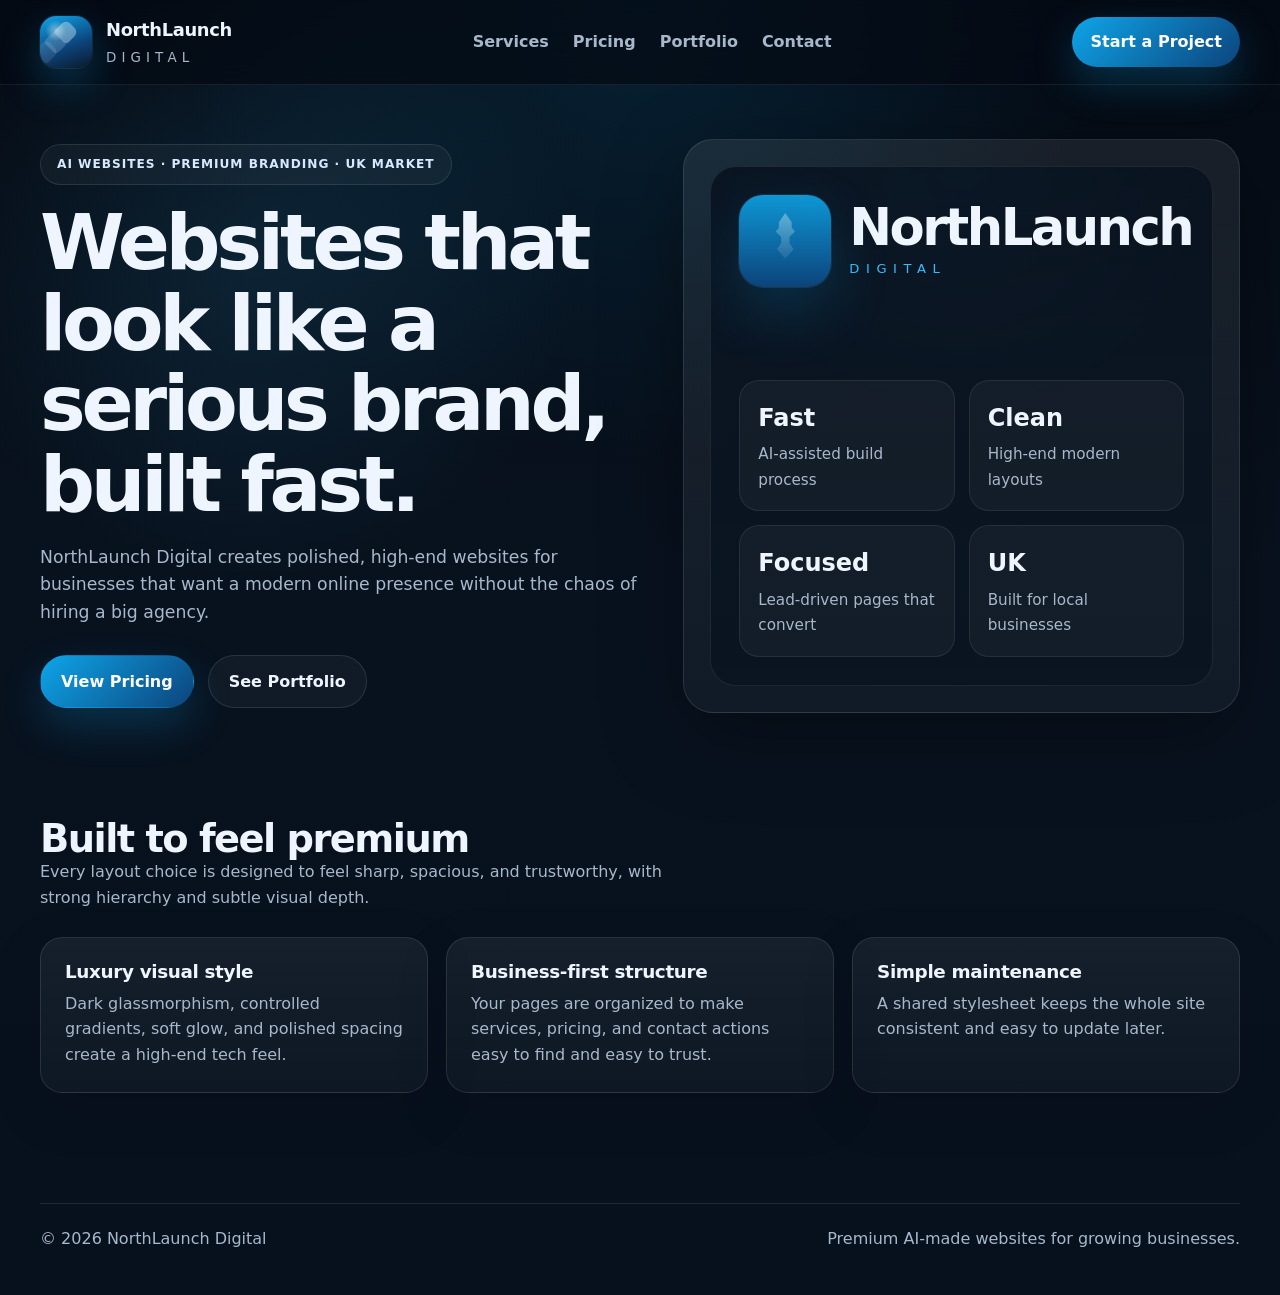
<file: index.html>
<!doctype html>
<html lang="en">
<head>
  <meta charset="utf-8" />
  <meta name="viewport" content="width=device-width, initial-scale=1" />
  <title>NorthLaunch Digital | High-End AI Website Sales</title>
  <meta name="description" content="NorthLaunch Digital creates premium AI-made websites for modern businesses across the UK." />
  <link rel="stylesheet" href="style.css" />
</head>
<body>
  <a class="skip-link" href="#main">Skip to content</a>

  <header class="site-header">
    <div class="container nav">
      <a class="brand" href="index.html" aria-label="NorthLaunch Digital home">
        <span class="brand-mark" aria-hidden="true"></span>
        <span class="brand-text">
          <strong>NorthLaunch</strong>
          <span>Digital</span>
        </span>
      </a>

      <nav class="nav-links" aria-label="Primary navigation">
        <a href="services.html">Services</a>
        <a href="pricing.html">Pricing</a>
        <a href="portfolio.html">Portfolio</a>
        <a href="contact.html">Contact</a>
      </nav>

      <a class="nav-cta" href="contact.html">Start a Project</a>
    </div>
  </header>

  <main id="main">
    <section class="hero">
      <div class="container hero-grid">
        <div>
          <span class="eyebrow">AI websites · premium branding · UK market</span>
          <h1>Websites that look like a serious brand, built fast.</h1>
          <p class="lead">NorthLaunch Digital creates polished, high-end websites for businesses that want a modern online presence without the chaos of hiring a big agency.</p>
          <div class="actions">
            <a class="btn btn-primary" href="pricing.html">View Pricing</a>
            <a class="btn btn-secondary" href="portfolio.html">See Portfolio</a>
          </div>
        </div>

        <aside class="panel hero-card reveal">
          <div class="hero-card-inner">
            <div class="logo-block">
              <div class="logo-graphic" aria-hidden="true"></div>
              <div class="brand-lockup">
                <strong>NorthLaunch</strong>
                <span>Digital</span>
              </div>
            </div>

            <div class="mini-grid">
              <div class="stat">
                <strong>Fast</strong>
                <span>AI-assisted build process</span>
              </div>
              <div class="stat">
                <strong>Clean</strong>
                <span>High-end modern layouts</span>
              </div>
              <div class="stat">
                <strong>Focused</strong>
                <span>Lead-driven pages that convert</span>
              </div>
              <div class="stat">
                <strong>UK</strong>
                <span>Built for local businesses</span>
              </div>
            </div>
          </div>
        </aside>
      </div>
    </section>

    <section class="section">
      <div class="container">
        <div class="section-head">
          <div>
            <h2>Built to feel premium</h2>
            <p>Every layout choice is designed to feel sharp, spacious, and trustworthy, with strong hierarchy and subtle visual depth.</p>
          </div>
        </div>

        <div class="grid-3">
          <article class="card">
            <h3>Luxury visual style</h3>
            <p>Dark glassmorphism, controlled gradients, soft glow, and polished spacing create a high-end tech feel.</p>
          </article>
          <article class="card">
            <h3>Business-first structure</h3>
            <p>Your pages are organized to make services, pricing, and contact actions easy to find and easy to trust.</p>
          </article>
          <article class="card">
            <h3>Simple maintenance</h3>
            <p>A shared stylesheet keeps the whole site consistent and easy to update later.</p>
          </article>
        </div>
      </div>
    </section>
  </main>

  <footer class="footer">
    <div class="container footer-inner">
      <div>© 2026 NorthLaunch Digital</div>
      <div>Premium AI-made websites for growing businesses.</div>
    </div>
  </footer>
</body>
</html>
</file>
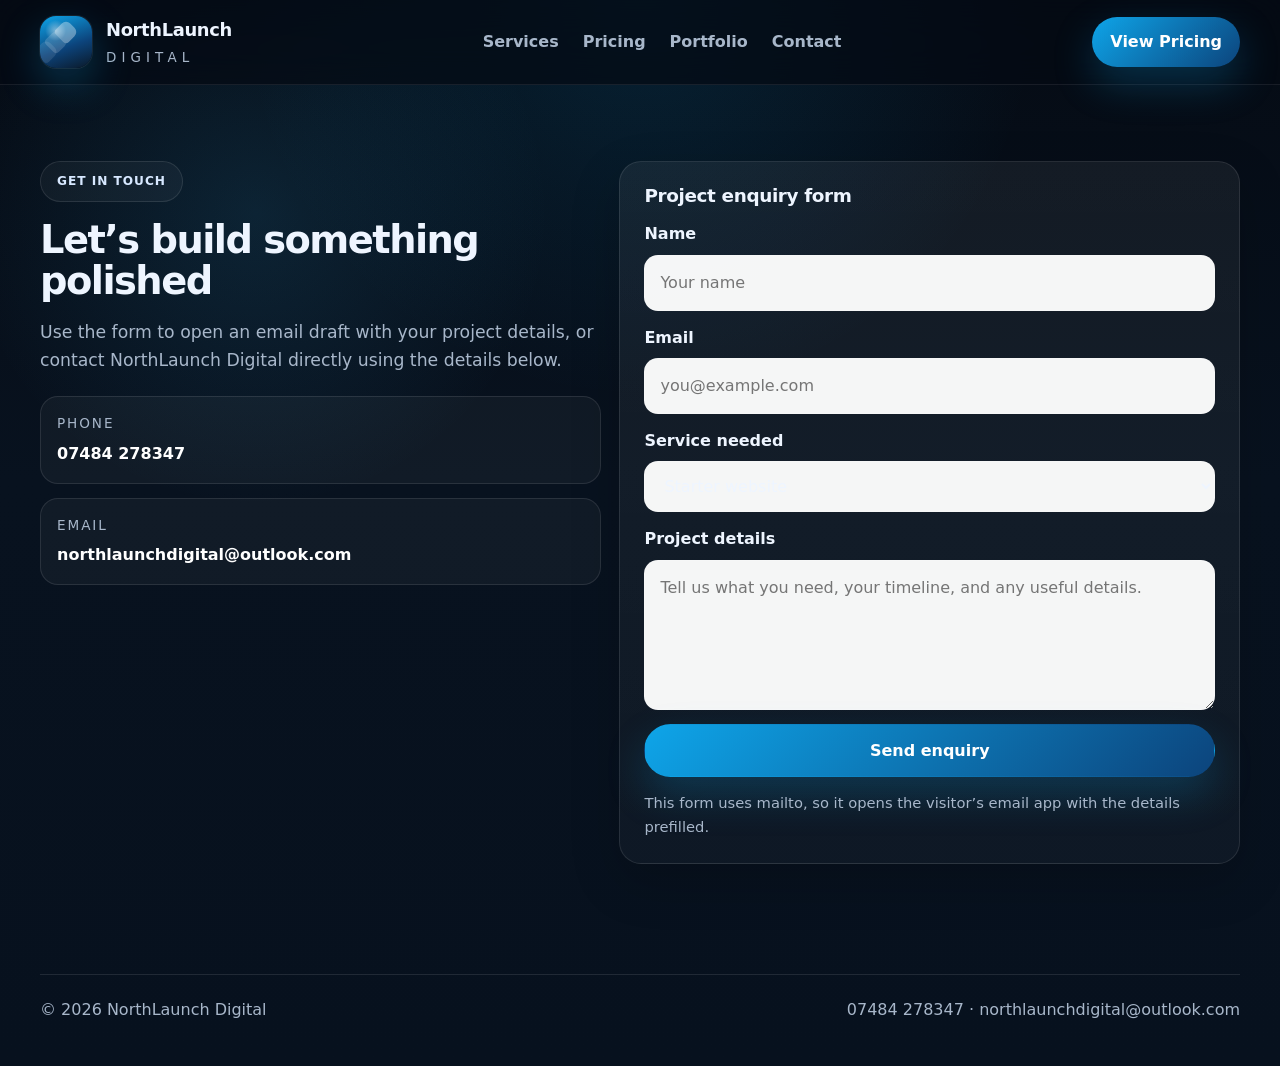
<file: contact.html>
<!doctype html>
<html lang="en">
<head>
  <meta charset="utf-8" />
  <meta name="viewport" content="width=device-width, initial-scale=1" />
  <title>Contact | NorthLaunch Digital</title>
  <meta name="description" content="Contact NorthLaunch Digital by email or phone, or send a project request with the mailto contact form." />
  <link rel="stylesheet" href="style.css" />
</head>
<body>
  <a class="skip-link" href="#main">Skip to content</a>

  <header class="site-header">
    <div class="container nav">
      <a class="brand" href="index.html" aria-label="NorthLaunch Digital home">
        <span class="brand-mark" aria-hidden="true"></span>
        <span class="brand-text"><strong>NorthLaunch</strong><span>Digital</span></span>
      </a>

      <nav class="nav-links" aria-label="Primary navigation">
        <a href="services.html">Services</a>
        <a href="pricing.html">Pricing</a>
        <a href="portfolio.html">Portfolio</a>
        <a href="contact.html">Contact</a>
      </nav>

      <a class="nav-cta" href="pricing.html">View Pricing</a>
    </div>
  </header>

  <main id="main">
    <section class="section">
      <div class="container contact-layout">
        <div>
          <span class="eyebrow">Get in touch</span>
          <h2 style="margin-top:18px;">Let’s build something polished</h2>
          <p class="lead">Use the form to open an email draft with your project details, or contact NorthLaunch Digital directly using the details below.</p>

          <div class="contact-list">
            <div class="contact-item">
              <span>Phone</span>
              <a href="tel:07484278347">07484 278347</a>
            </div>
            <div class="contact-item">
              <span>Email</span>
              <a href="mailto:northlaunchdigital@outlook.com">northlaunchdigital@outlook.com</a>
            </div>
          </div>
        </div>

        <div class="panel card">
          <h3 style="margin-bottom:16px;">Project enquiry form</h3>
          <form class="form" action="mailto:northlaunchdigital@outlook.com" method="post" enctype="text/plain">
            <div class="field">
              <label for="name">Name</label>
              <input id="name" name="name" type="text" placeholder="Your name" required />
            </div>

            <div class="field">
              <label for="email">Email</label>
              <input id="email" name="email" type="email" placeholder="you@example.com" required />
            </div>

            <div class="field">
              <label for="service">Service needed</label>
              <select id="service" name="service">
                <option>Starter website</option>
                <option>Standard website</option>
                <option>Maintenance</option>
                <option>Portfolio build</option>
                <option>Other</option>
              </select>
            </div>

            <div class="field">
              <label for="message">Project details</label>
              <textarea id="message" name="message" placeholder="Tell us what you need, your timeline, and any useful details." required></textarea>
            </div>

            <button class="btn btn-primary" type="submit">Send enquiry</button>
            <p class="note">This form uses mailto, so it opens the visitor’s email app with the details prefilled.</p>
          </form>
        </div>
      </div>
    </section>
  </main>

  <footer class="footer">
    <div class="container footer-inner">
      <div>© 2026 NorthLaunch Digital</div>
      <div>07484 278347 · northlaunchdigital@outlook.com</div>
    </div>
  </footer>
</body>
</html>
</file>
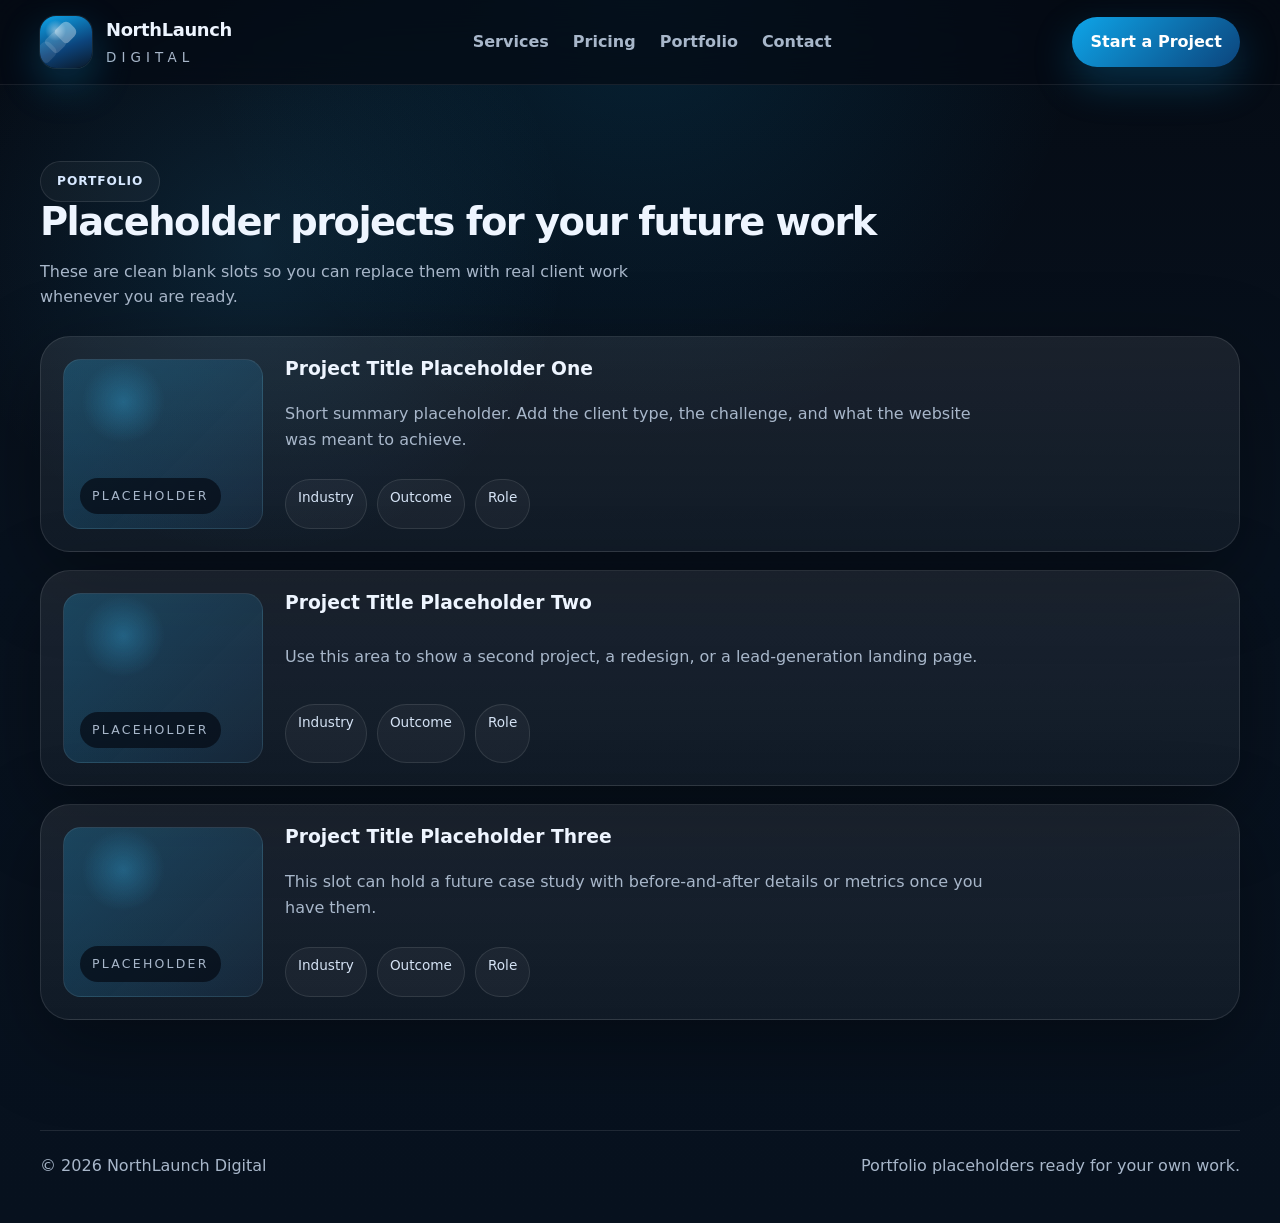
<file: portfolio.html>
<!doctype html>
<html lang="en">
<head>
  <meta charset="utf-8" />
  <meta name="viewport" content="width=device-width, initial-scale=1" />
  <title>Portfolio | NorthLaunch Digital</title>
  <meta name="description" content="Blank portfolio placeholders for NorthLaunch Digital website projects." />
  <link rel="stylesheet" href="style.css" />
</head>
<body>
  <a class="skip-link" href="#main">Skip to content</a>

  <header class="site-header">
    <div class="container nav">
      <a class="brand" href="index.html" aria-label="NorthLaunch Digital home">
        <span class="brand-mark" aria-hidden="true"></span>
        <span class="brand-text"><strong>NorthLaunch</strong><span>Digital</span></span>
      </a>

      <nav class="nav-links" aria-label="Primary navigation">
        <a href="services.html">Services</a>
        <a href="pricing.html">Pricing</a>
        <a href="portfolio.html">Portfolio</a>
        <a href="contact.html">Contact</a>
      </nav>

      <a class="nav-cta" href="contact.html">Start a Project</a>
    </div>
  </header>

  <main id="main">
    <section class="section">
      <div class="container">
        <div class="section-head">
          <div>
            <span class="eyebrow">Portfolio</span>
            <h2>Placeholder projects for your future work</h2>
          </div>
          <p>These are clean blank slots so you can replace them with real client work whenever you are ready.</p>
        </div>

        <div class="portfolio-list">
          <article class="panel project">
            <div class="project-visual"></div>
            <div class="project-meta">
              <h3>Project Title Placeholder One</h3>
              <p>Short summary placeholder. Add the client type, the challenge, and what the website was meant to achieve.</p>
              <div class="chips">
                <span class="chip">Industry</span>
                <span class="chip">Outcome</span>
                <span class="chip">Role</span>
              </div>
            </div>
          </article>

          <article class="panel project">
            <div class="project-visual"></div>
            <div class="project-meta">
              <h3>Project Title Placeholder Two</h3>
              <p>Use this area to show a second project, a redesign, or a lead-generation landing page.</p>
              <div class="chips">
                <span class="chip">Industry</span>
                <span class="chip">Outcome</span>
                <span class="chip">Role</span>
              </div>
            </div>
          </article>

          <article class="panel project">
            <div class="project-visual"></div>
            <div class="project-meta">
              <h3>Project Title Placeholder Three</h3>
              <p>This slot can hold a future case study with before-and-after details or metrics once you have them.</p>
              <div class="chips">
                <span class="chip">Industry</span>
                <span class="chip">Outcome</span>
                <span class="chip">Role</span>
              </div>
            </div>
          </article>
        </div>
      </div>
    </section>
  </main>

  <footer class="footer">
    <div class="container footer-inner">
      <div>© 2026 NorthLaunch Digital</div>
      <div>Portfolio placeholders ready for your own work.</div>
    </div>
  </footer>
</body>
</html>
</file>
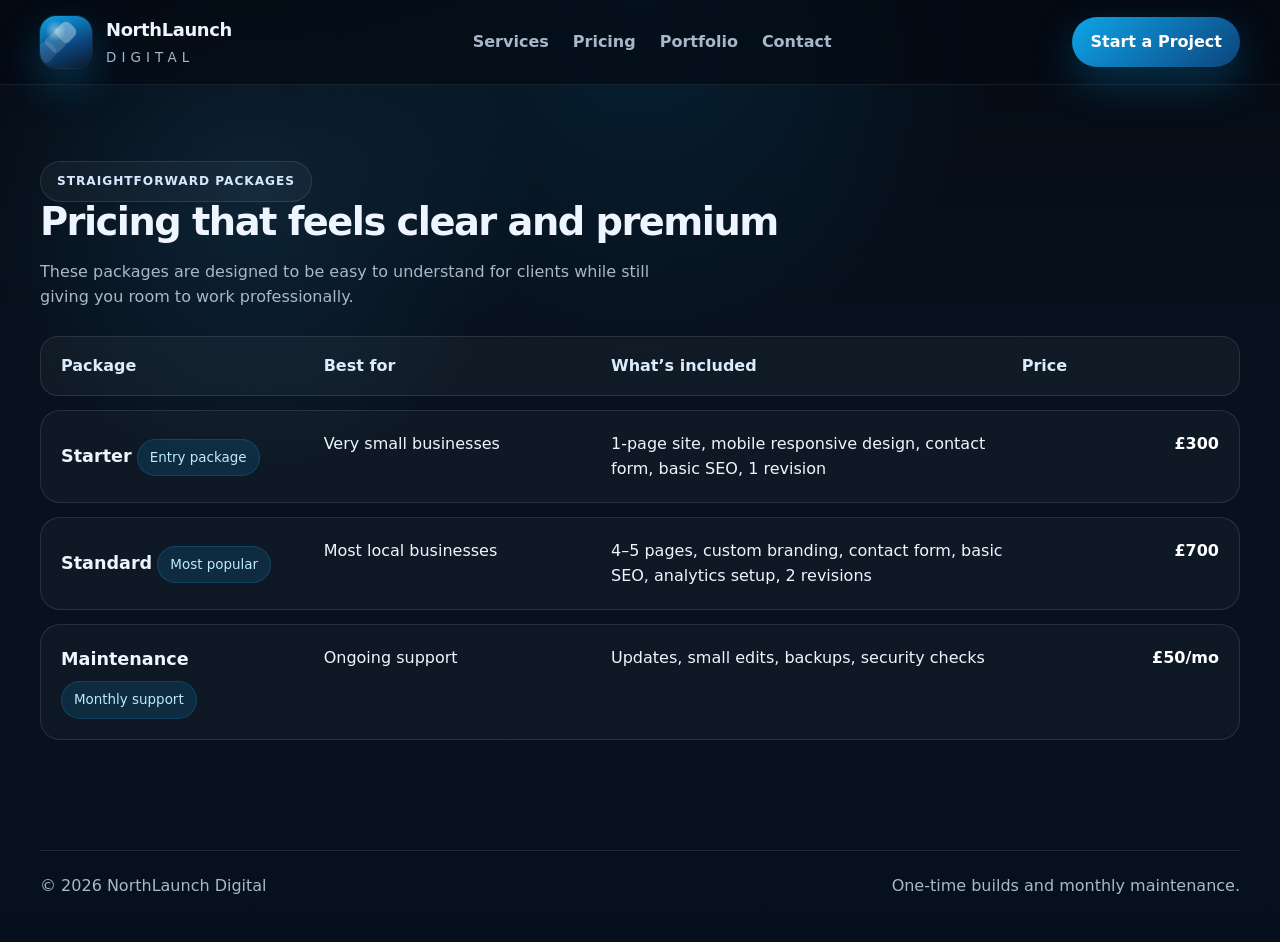
<file: pricing.html>
<!doctype html>
<html lang="en">
<head>
  <meta charset="utf-8" />
  <meta name="viewport" content="width=device-width, initial-scale=1" />
  <title>Pricing | NorthLaunch Digital</title>
  <meta name="description" content="NorthLaunch Digital pricing for starter, standard, and maintenance website packages." />
  <link rel="stylesheet" href="style.css" />
</head>
<body>
  <a class="skip-link" href="#main">Skip to content</a>

  <header class="site-header">
    <div class="container nav">
      <a class="brand" href="index.html" aria-label="NorthLaunch Digital home">
        <span class="brand-mark" aria-hidden="true"></span>
        <span class="brand-text"><strong>NorthLaunch</strong><span>Digital</span></span>
      </a>

      <nav class="nav-links" aria-label="Primary navigation">
        <a href="services.html">Services</a>
        <a href="pricing.html">Pricing</a>
        <a href="portfolio.html">Portfolio</a>
        <a href="contact.html">Contact</a>
      </nav>

      <a class="nav-cta" href="contact.html">Start a Project</a>
    </div>
  </header>

  <main id="main">
    <section class="section pricing">
      <div class="container">
        <div class="section-head">
          <div>
            <span class="eyebrow">Straightforward packages</span>
            <h2>Pricing that feels clear and premium</h2>
          </div>
          <p>These packages are designed to be easy to understand for clients while still giving you room to work professionally.</p>
        </div>

        <div class="pricing-table">
          <div class="price-head">
            <div>Package</div>
            <div>Best for</div>
            <div>What’s included</div>
            <div>Price</div>
          </div>

          <div class="price-row">
            <div>
              <strong>Starter</strong>
              <div class="tag">Entry package</div>
            </div>
            <div>Very small businesses</div>
            <div>1-page site, mobile responsive design, contact form, basic SEO, 1 revision</div>
            <div class="price">£300</div>
          </div>

          <div class="price-row">
            <div>
              <strong>Standard</strong>
              <div class="tag">Most popular</div>
            </div>
            <div>Most local businesses</div>
            <div>4–5 pages, custom branding, contact form, basic SEO, analytics setup, 2 revisions</div>
            <div class="price">£700</div>
          </div>

          <div class="price-row">
            <div>
              <strong>Maintenance</strong>
              <div class="tag">Monthly support</div>
            </div>
            <div>Ongoing support</div>
            <div>Updates, small edits, backups, security checks</div>
            <div class="price">£50/mo</div>
          </div>
        </div>
      </div>
    </section>
  </main>

  <footer class="footer">
    <div class="container footer-inner">
      <div>© 2026 NorthLaunch Digital</div>
      <div>One-time builds and monthly maintenance.</div>
    </div>
  </footer>
</body>
</html>
</file>
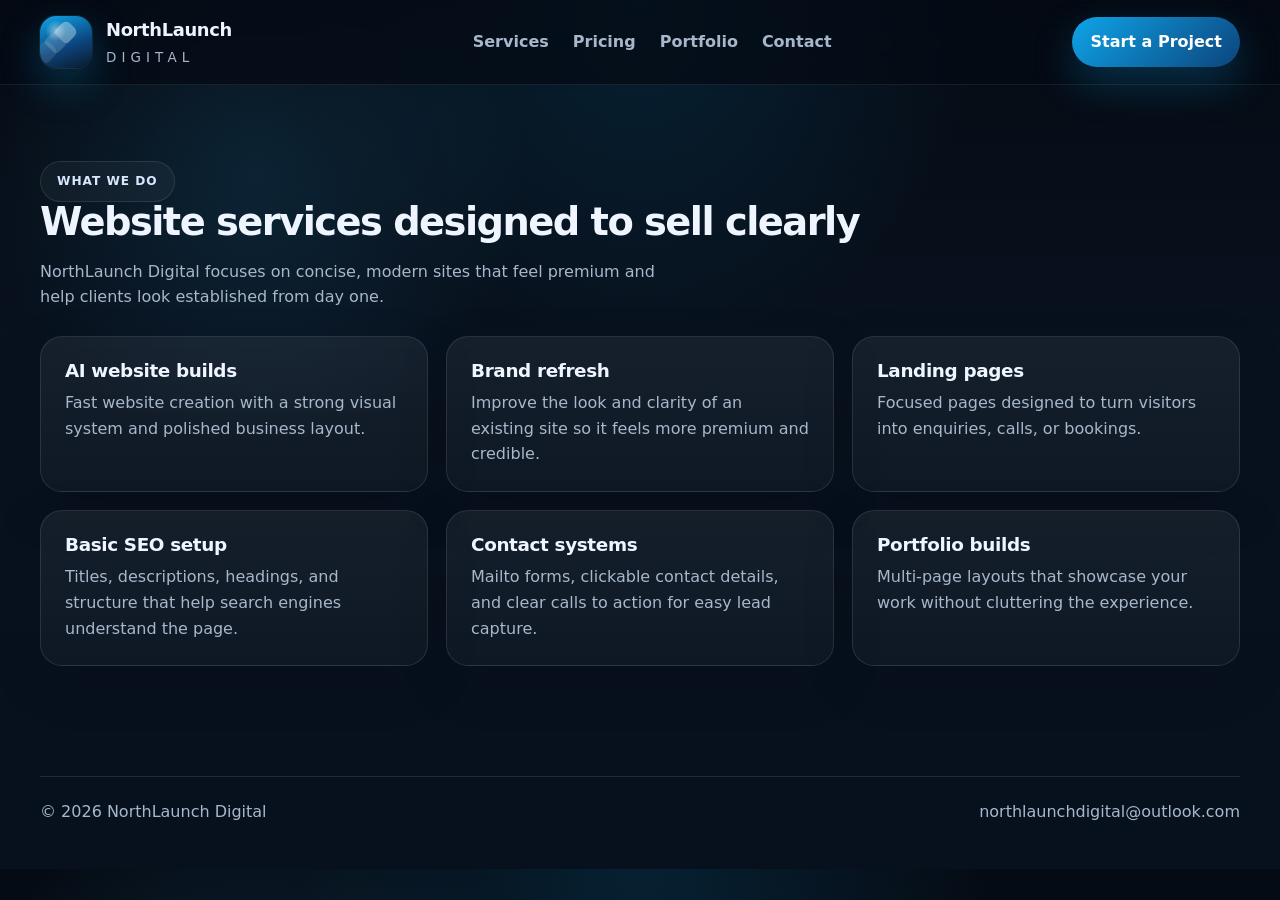
<file: services.html>
<!doctype html>
<html lang="en">
<head>
  <meta charset="utf-8" />
  <meta name="viewport" content="width=device-width, initial-scale=1" />
  <title>Services | NorthLaunch Digital</title>
  <meta name="description" content="Explore the website services NorthLaunch Digital offers for growing businesses." />
  <link rel="stylesheet" href="style.css" />
</head>
<body>
  <a class="skip-link" href="#main">Skip to content</a>

  <header class="site-header">
    <div class="container nav">
      <a class="brand" href="index.html" aria-label="NorthLaunch Digital home">
        <span class="brand-mark" aria-hidden="true"></span>
        <span class="brand-text"><strong>NorthLaunch</strong><span>Digital</span></span>
      </a>

      <nav class="nav-links" aria-label="Primary navigation">
        <a href="services.html">Services</a>
        <a href="pricing.html">Pricing</a>
        <a href="portfolio.html">Portfolio</a>
        <a href="contact.html">Contact</a>
      </nav>

      <a class="nav-cta" href="contact.html">Start a Project</a>
    </div>
  </header>

  <main id="main">
    <section class="section">
      <div class="container">
        <div class="section-head">
          <div>
            <span class="eyebrow">What we do</span>
            <h2>Website services designed to sell clearly</h2>
          </div>
          <p>NorthLaunch Digital focuses on concise, modern sites that feel premium and help clients look established from day one.</p>
        </div>

        <div class="grid-3">
          <article class="card">
            <h3>AI website builds</h3>
            <p>Fast website creation with a strong visual system and polished business layout.</p>
          </article>
          <article class="card">
            <h3>Brand refresh</h3>
            <p>Improve the look and clarity of an existing site so it feels more premium and credible.</p>
          </article>
          <article class="card">
            <h3>Landing pages</h3>
            <p>Focused pages designed to turn visitors into enquiries, calls, or bookings.</p>
          </article>
          <article class="card">
            <h3>Basic SEO setup</h3>
            <p>Titles, descriptions, headings, and structure that help search engines understand the page.</p>
          </article>
          <article class="card">
            <h3>Contact systems</h3>
            <p>Mailto forms, clickable contact details, and clear calls to action for easy lead capture.</p>
          </article>
          <article class="card">
            <h3>Portfolio builds</h3>
            <p>Multi-page layouts that showcase your work without cluttering the experience.</p>
          </article>
        </div>
      </div>
    </section>
  </main>

  <footer class="footer">
    <div class="container footer-inner">
      <div>© 2026 NorthLaunch Digital</div>
      <div><a href="contact.html">northlaunchdigital@outlook.com</a></div>
    </div>
  </footer>
</body>
</html>
</file>
<file: style.css>
:root {
  --bg: #08121f;
  --bg-2: #0b1727;
  --surface: rgba(9, 18, 32, 0.72);
  --surface-strong: #0c1727;
  --surface-soft: rgba(255, 255, 255, 0.06);
  --line: rgba(255, 255, 255, 0.10);
  --text: #eef5ff;
  --muted: #a8b7ca;
  --deep-navy: #0b1929;
  --ink-blue: #0c447c;
  --launch-blue: #0ea5e9;
  --sky-accent: #38bdf8;
  --glow: rgba(14, 165, 233, 0.24);
  --shadow: 0 24px 80px rgba(0, 0, 0, 0.35);
  --radius: 22px;
  --radius-lg: 30px;
  --max: 1200px;
}

* {
  box-sizing: border-box;
}

html {
  scroll-behavior: smooth;
}

body {
  margin: 0;
  font-family: Inter, ui-sans-serif, system-ui, -apple-system, BlinkMacSystemFont, "Segoe UI", sans-serif;
  color: var(--text);
  background:
    radial-gradient(circle at top, rgba(14,165,233,0.14), transparent 32%),
    radial-gradient(circle at 20% 20%, rgba(56,189,248,0.12), transparent 22%),
    linear-gradient(180deg, #050b14 0%, var(--bg) 45%, #07111e 100%);
  line-height: 1.6;
  overflow-x: hidden;
}

img {
  max-width: 100%;
  display: block;
}

a {
  color: inherit;
  text-decoration: none;
}

button,
input,
textarea,
select {
  font: inherit;
}

.container {
  width: min(100% - 32px, var(--max));
  margin: 0 auto;
}

.skip-link {
  position: absolute;
  left: -999px;
  top: 16px;
  z-index: 1000;
  padding: 12px 16px;
  border-radius: 999px;
  background: #fff;
  color: #000;
}

.skip-link:focus {
  left: 16px;
}

.site-header {
  position: sticky;
  top: 0;
  z-index: 80;
  backdrop-filter: blur(18px);
  background: rgba(5, 11, 20, 0.72);
  border-bottom: 1px solid rgba(255,255,255,0.08);
}

.nav {
  min-height: 84px;
  display: flex;
  align-items: center;
  justify-content: space-between;
  gap: 18px;
}

.brand {
  display: flex;
  align-items: center;
  gap: 14px;
  min-width: 0;
}

.brand-mark {
  width: 52px;
  height: 52px;
  flex: 0 0 auto;
  border-radius: 16px;
  background:
    radial-gradient(circle at 30% 28%, rgba(255,255,255,0.45), transparent 20%),
    linear-gradient(160deg, var(--launch-blue), var(--ink-blue) 58%, var(--deep-navy));
  box-shadow: 0 0 0 1px rgba(255,255,255,0.07), 0 16px 40px rgba(14,165,233,0.28);
  display: grid;
  place-items: center;
  overflow: hidden;
  position: relative;
}

.brand-mark::before {
  content: "";
  width: 18px;
  height: 18px;
  border-radius: 6px 6px 4px 4px;
  background: rgba(255,255,255,0.35);
  transform: translateY(-10px) rotate(45deg);
  box-shadow:
    0 14px 0 rgba(255,255,255,0.16),
    0 28px 0 rgba(255,255,255,0.10);
}

.brand-text {
  display: grid;
  gap: 2px;
  min-width: 0;
}

.brand-text strong {
  font-size: 1.12rem;
  letter-spacing: -0.02em;
}

.brand-text span {
  color: var(--muted);
  font-size: 0.84rem;
  letter-spacing: 0.38em;
  text-transform: uppercase;
}

.nav-links {
  display: flex;
  align-items: center;
  gap: 24px;
  flex-wrap: wrap;
  justify-content: center;
}

.nav-links a {
  color: var(--muted);
  font-weight: 600;
  transition: color 0.2s ease, transform 0.2s ease;
}

.nav-links a:hover,
.nav-links a:focus {
  color: var(--text);
}

.nav-cta {
  padding: 12px 18px;
  border-radius: 999px;
  background: linear-gradient(135deg, var(--launch-blue), var(--ink-blue));
  color: #fff;
  font-weight: 700;
  box-shadow: 0 16px 40px rgba(14,165,233,0.26);
  white-space: nowrap;
}

main {
  display: block;
}

.section {
  padding: 76px 0;
}

.hero {
  padding: 54px 0 30px;
  position: relative;
}

.hero-grid {
  display: grid;
  grid-template-columns: 1.05fr 0.95fr;
  gap: 28px;
  align-items: center;
}

.eyebrow {
  display: inline-flex;
  align-items: center;
  gap: 10px;
  padding: 10px 16px;
  border-radius: 999px;
  border: 1px solid var(--line);
  background: rgba(255,255,255,0.04);
  color: #d7e8ff;
  letter-spacing: 0.08em;
  text-transform: uppercase;
  font-size: 0.76rem;
  font-weight: 700;
}

h1,
h2,
h3 {
  line-height: 1.05;
  margin: 0;
}

h1 {
  margin-top: 18px;
  font-size: clamp(3rem, 6vw, 5.8rem);
  letter-spacing: -0.055em;
  max-width: 11ch;
}

h2 {
  font-size: clamp(2rem, 3vw, 3.2rem);
  letter-spacing: -0.04em;
}

p {
  margin: 0;
}

.lead {
  margin-top: 18px;
  color: var(--muted);
  font-size: 1.08rem;
  max-width: 62ch;
}

.actions {
  display: flex;
  gap: 14px;
  flex-wrap: wrap;
  margin-top: 28px;
}

.btn {
  display: inline-flex;
  align-items: center;
  justify-content: center;
  padding: 13px 20px;
  border-radius: 999px;
  font-weight: 700;
  border: 1px solid transparent;
  transition: transform 0.2s ease, background 0.2s ease, border-color 0.2s ease;
}

.btn:hover {
  transform: translateY(-1px);
}

.btn-primary {
  background: linear-gradient(135deg, var(--launch-blue), var(--ink-blue));
  color: #fff;
  box-shadow: 0 18px 40px rgba(14,165,233,0.22);
}

.btn-secondary {
  background: rgba(255,255,255,0.04);
  border-color: var(--line);
  color: var(--text);
}

.panel {
  background: linear-gradient(180deg, rgba(255,255,255,0.08), rgba(255,255,255,0.04));
  border: 1px solid var(--line);
  border-radius: var(--radius-lg);
  box-shadow: var(--shadow);
}

.hero-card {
  position: relative;
  padding: 26px;
  overflow: hidden;
}

.hero-card::before {
  content: "";
  position: absolute;
  inset: -30%;
  background:
    radial-gradient(circle at 20% 20%, rgba(56,189,248,0.20), transparent 26%),
    radial-gradient(circle at 70% 60%, rgba(14,165,233,0.14), transparent 28%);
  filter: blur(8px);
  pointer-events: none;
}

.hero-card-inner {
  position: relative;
  z-index: 1;
  min-height: 520px;
  border-radius: 26px;
  padding: 28px;
  border: 1px solid rgba(255,255,255,0.08);
  background:
    linear-gradient(180deg, rgba(8,18,31,0.88), rgba(8,18,31,0.72)),
    radial-gradient(circle at top, rgba(56,189,248,0.16), transparent 45%);
  display: flex;
  flex-direction: column;
  justify-content: space-between;
  gap: 20px;
  overflow: hidden;
}

.logo-block {
  display: flex;
  align-items: center;
  gap: 18px;
}

.logo-graphic {
  width: 92px;
  height: 92px;
  border-radius: 24px;
  background: linear-gradient(180deg, rgba(14,165,233,0.9), rgba(12,68,124,0.98));
  box-shadow: 0 0 0 1px rgba(255,255,255,0.08), 0 24px 60px rgba(14,165,233,0.2);
  position: relative;
  flex: 0 0 auto;
}

.logo-graphic::before {
  content: "";
  position: absolute;
  inset: 18px 30px 28px;
  border-radius: 14px 14px 22px 22px;
  background: linear-gradient(180deg, rgba(255,255,255,0.34), rgba(255,255,255,0.08));
  clip-path: polygon(50% 0%, 70% 20%, 70% 32%, 80% 40%, 63% 52%, 63% 66%, 76% 78%, 50% 100%, 24% 78%, 37% 66%, 37% 52%, 20% 40%, 30% 32%, 30% 20%);
}

.brand-lockup strong {
  font-size: clamp(2.2rem, 4vw, 3.8rem);
  line-height: 0.95;
  letter-spacing: -0.05em;
}

.brand-lockup span {
  display: block;
  margin-top: 6px;
  color: var(--sky-accent);
  letter-spacing: 0.5em;
  text-transform: uppercase;
  font-size: 0.82rem;
}

.mini-grid {
  display: grid;
  grid-template-columns: repeat(2, minmax(0, 1fr));
  gap: 14px;
}

.stat {
  padding: 18px;
  border-radius: 20px;
  border: 1px solid rgba(255,255,255,0.08);
  background: rgba(255,255,255,0.04);
}

.stat strong {
  display: block;
  font-size: 1.5rem;
  margin-bottom: 4px;
}

.stat span {
  color: var(--muted);
  font-size: 0.95rem;
}

.section-head {
  display: flex;
  justify-content: space-between;
  gap: 16px;
  flex-wrap: wrap;
  align-items: end;
  margin-bottom: 26px;
}

.section-head p {
  color: var(--muted);
  max-width: 62ch;
}

.grid-3 {
  display: grid;
  grid-template-columns: repeat(3, minmax(0, 1fr));
  gap: 18px;
}

.grid-2 {
  display: grid;
  grid-template-columns: repeat(2, minmax(0, 1fr));
  gap: 18px;
}

.card {
  padding: 24px;
  border-radius: var(--radius);
  border: 1px solid var(--line);
  background: linear-gradient(180deg, rgba(255,255,255,0.06), rgba(255,255,255,0.03));
  box-shadow: 0 18px 50px rgba(0,0,0,0.18);
}

.card h3 {
  margin-bottom: 10px;
  font-size: 1.15rem;
  letter-spacing: -0.02em;
}

.card p {
  color: var(--muted);
}

.pricing {
  position: relative;
}

.pricing-table {
  display: grid;
  gap: 14px;
}

.price-row,
.price-head {
  display: grid;
  grid-template-columns: 1fr 1.1fr 1.6fr 0.8fr;
  gap: 16px;
  align-items: start;
}

.price-head {
  padding: 16px 20px;
  font-weight: 700;
  color: #dcecff;
  border-radius: 18px;
  background: rgba(255,255,255,0.04);
  border: 1px solid var(--line);
}

.price-row {
  padding: 20px;
  border-radius: 20px;
  border: 1px solid var(--line);
  background: rgba(255,255,255,0.03);
}

.price-row strong {
  font-size: 1.1rem;
}

.price-row .tag {
  display: inline-flex;
  width: fit-content;
  padding: 7px 12px;
  border-radius: 999px;
  background: rgba(14,165,233,0.14);
  color: #bdeaff;
  border: 1px solid rgba(14,165,233,0.22);
  font-size: 0.84rem;
  margin-top: 8px;
}

.price {
  font-weight: 800;
  color: #fff;
  justify-self: end;
  white-space: nowrap;
}

.portfolio-list {
  display: grid;
  gap: 18px;
}

.project {
  padding: 22px;
  display: grid;
  grid-template-columns: 200px 1fr;
  gap: 22px;
  align-items: stretch;
}

.project-visual {
  min-height: 170px;
  border-radius: 18px;
  border: 1px solid rgba(255,255,255,0.08);
  background:
    radial-gradient(circle at 30% 25%, rgba(56,189,248,0.28), transparent 22%),
    linear-gradient(135deg, rgba(14,165,233,0.24), rgba(12,68,124,0.15)),
    rgba(255,255,255,0.03);
  position: relative;
  overflow: hidden;
}

.project-visual::after {
  content: "PLACEHOLDER";
  position: absolute;
  inset: auto 16px 14px 16px;
  padding: 8px 12px;
  border-radius: 999px;
  width: fit-content;
  background: rgba(5,11,20,0.72);
  color: var(--muted);
  font-size: 0.78rem;
  letter-spacing: 0.18em;
}

.project-meta {
  display: grid;
  gap: 10px;
}

.project-meta p {
  color: var(--muted);
  max-width: 70ch;
}

.chips {
  display: flex;
  flex-wrap: wrap;
  gap: 10px;
  margin-top: 4px;
}

.chip {
  padding: 7px 12px;
  border-radius: 999px;
  border: 1px solid var(--line);
  color: #d4e2f4;
  background: rgba(255,255,255,0.04);
  font-size: 0.85rem;
}

.contact-layout {
  display: grid;
  grid-template-columns: 0.95fr 1.05fr;
  gap: 18px;
  align-items: start;
}

.contact-list {
  display: grid;
  gap: 14px;
  margin-top: 22px;
}

.contact-item {
  padding: 16px;
  border-radius: 18px;
  border: 1px solid var(--line);
  background: rgba(255,255,255,0.04);
}

.contact-item span {
  display: block;
  color: var(--muted);
  font-size: 0.85rem;
  text-transform: uppercase;
  letter-spacing: 0.14em;
  margin-bottom: 6px;
}

.contact-item a {
  color: #fff;
  font-weight: 700;
}

.form {
  display: grid;
  gap: 14px;
}

.field {
  display: grid;
  gap: 8px;
}

label {
  font-weight: 700;
}

input,
textarea,
select {
  width: 100%;
  padding: 14px 15px;
  border-radius: 14px;
  border: 1px solid rgba(255,255,255,0.10);
  color: var(--text);
  background: rgba(255,255,255,0.96);
  outline: none;
}

textarea {
  min-height: 150px;
  resize: vertical;
}

input:focus,
textarea:focus,
select:focus {
  border-color: var(--launch-blue);
  box-shadow: 0 0 0 4px rgba(14,165,233,0.14);
}

.note {
  color: var(--muted);
  font-size: 0.92rem;
}

.footer {
  padding: 34px 0 44px;
  color: var(--muted);
}

.footer-inner {
  display: flex;
  justify-content: space-between;
  gap: 16px;
  flex-wrap: wrap;
  padding-top: 22px;
  border-top: 1px solid var(--line);
}

.reveal {
  position: relative;
  overflow: hidden;
}

.reveal::before {
  content: "";
  position: absolute;
  inset: 0;
  background: linear-gradient(90deg, transparent 0%, rgba(255,255,255,0.06) 50%, transparent 100%);
  transform: translateX(-120%);
  animation: shimmer 6s linear infinite;
}

@keyframes shimmer {
  to { transform: translateX(120%); }
}

@media (max-width: 980px) {
  .hero-grid,
  .contact-layout,
  .grid-3,
  .grid-2,
  .project {
    grid-template-columns: 1fr;
  }

  .price-head,
  .price-row {
    grid-template-columns: 1fr;
  }

  .price {
    justify-self: start;
  }

  .nav {
    padding: 14px 0;
    flex-wrap: wrap;
  }

  .nav-links {
    order: 3;
    width: 100%;
    justify-content: flex-start;
  }

  h1 {
    max-width: 100%;
  }
}

@media (max-width: 640px) {
  .container {
    width: min(100% - 20px, var(--max));
  }

  .section {
    padding: 62px 0;
  }

  .hero-card-inner {
    min-height: auto;
  }

  .mini-grid {
    grid-template-columns: 1fr;
  }

  .actions {
    flex-direction: column;
  }

  .btn,
  .nav-cta {
    width: 100%;
  }
}
</file>
